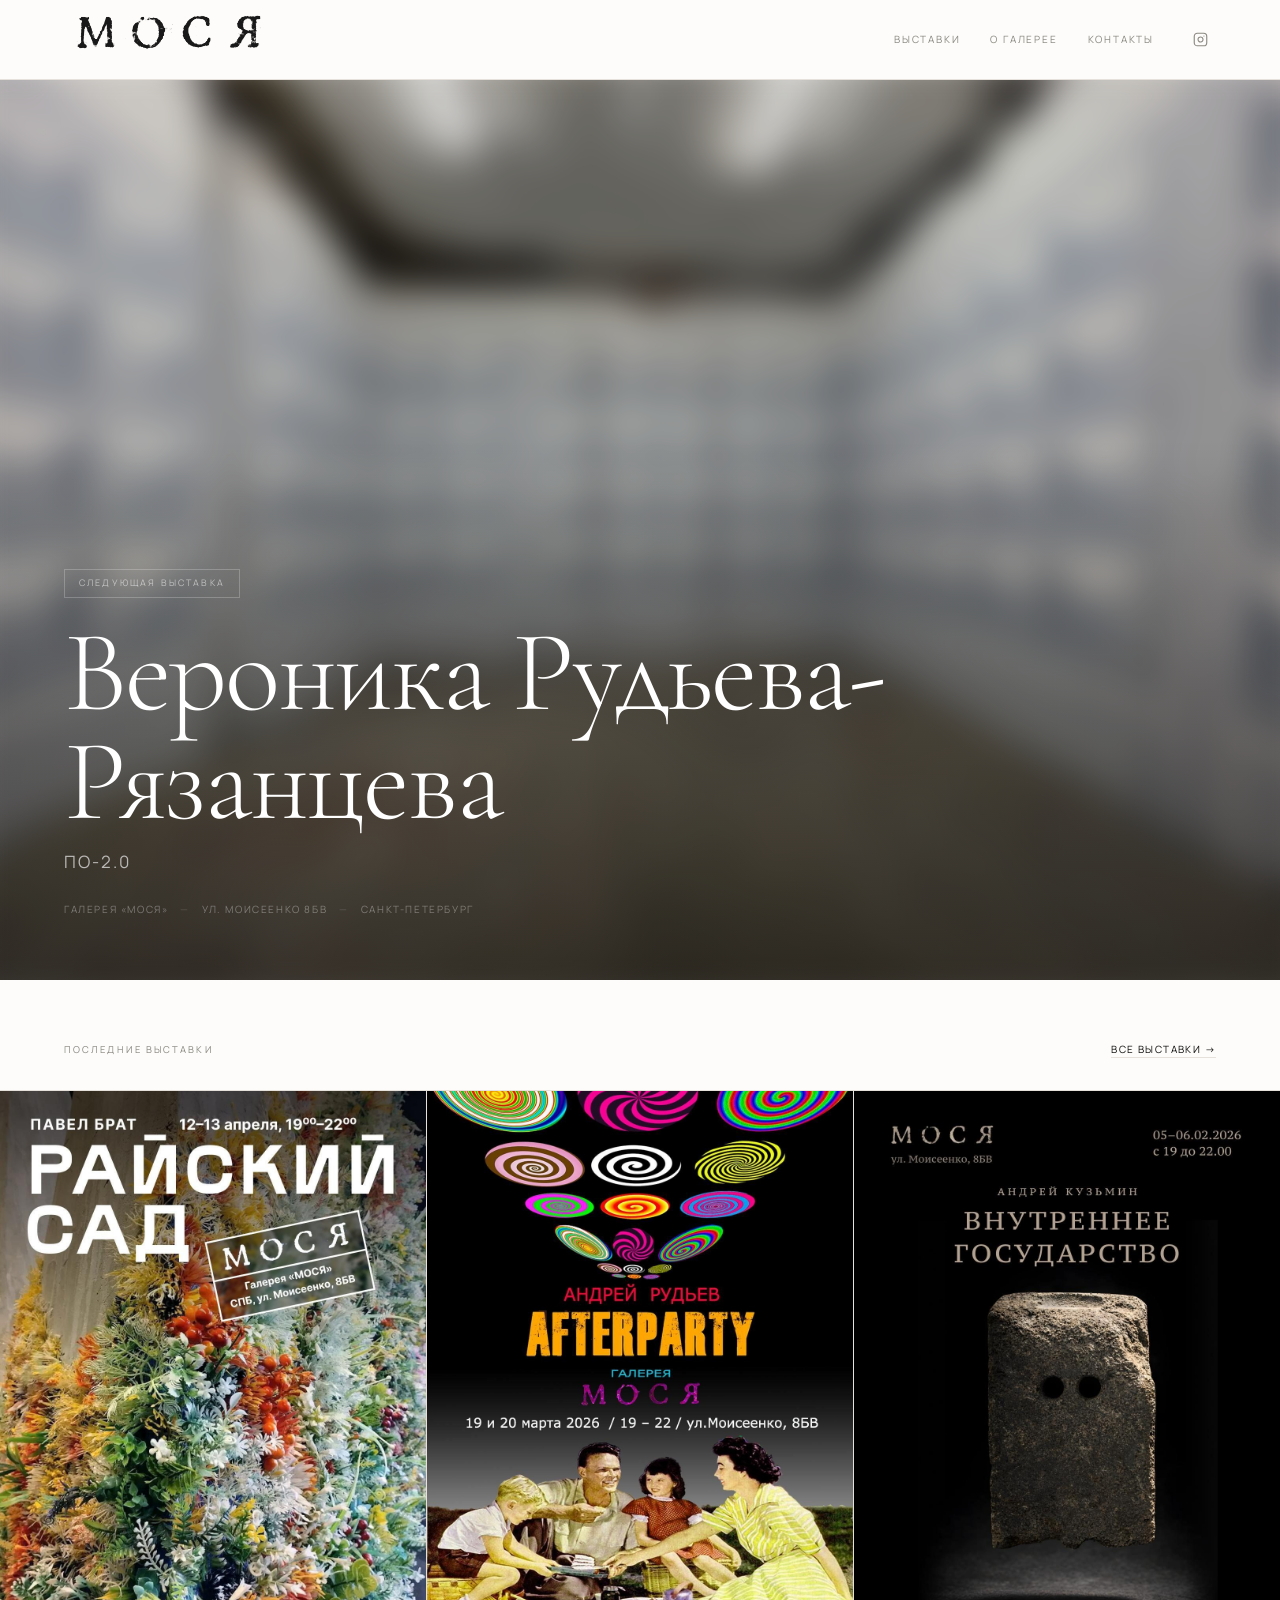
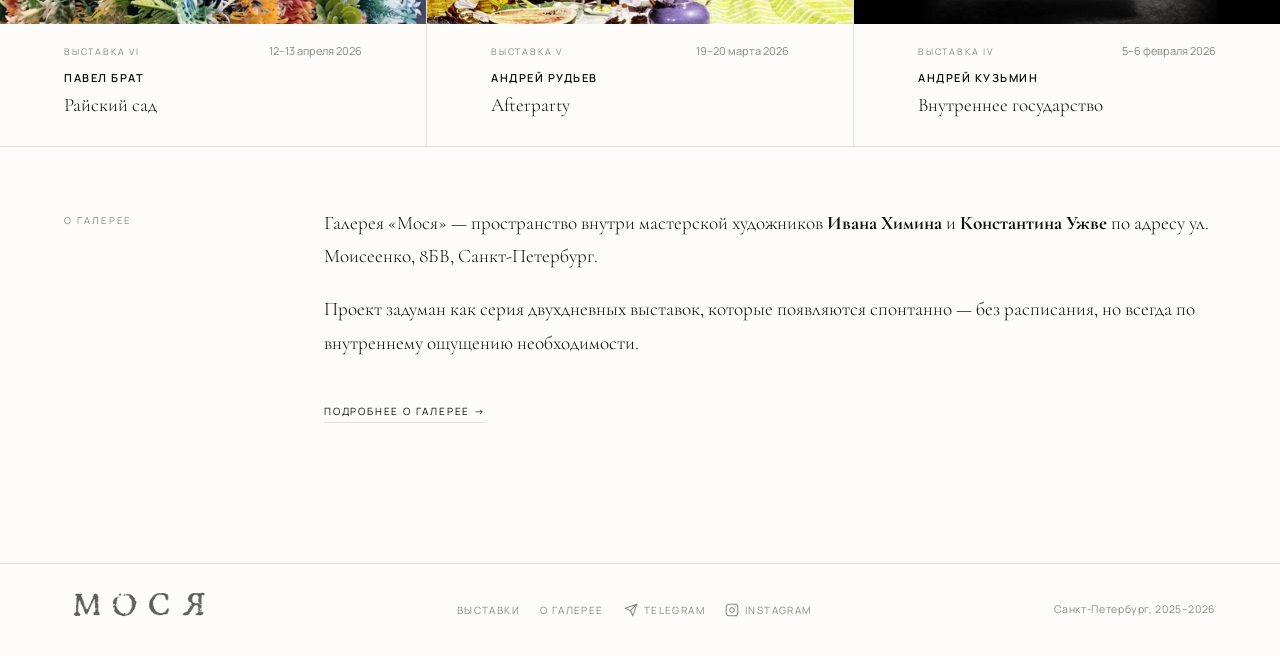
<file: index.html>
<!DOCTYPE html>
<html lang="ru">
<head>
  <meta charset="UTF-8">
  <meta name="viewport" content="width=device-width, initial-scale=1.0">
  <title>Галерея «Мося» — Санкт-Петербург</title>
  <link rel="stylesheet" href="gallery.css">
  <style>
    /* ── Hero ───────────────────────────── */
    .hero {
      position: relative;
      height: 100svh;
      min-height: 560px;
      overflow: hidden;
    }
    .hero-img {
      width: 100%; height: 100%;
      object-fit: cover;
      object-position: center;
      transform: scale(1.04);
      transition: transform 8s ease;
      filter: blur(18px) brightness(0.85);
      transform-origin: center;
    }
    .hero-img.ready { transform: scale(1.06); }
    .hero-overlay {
      position: absolute; inset: 0;
      display: flex; flex-direction: column;
      justify-content: flex-end;
      padding: 0 var(--pad) clamp(40px,7vh,80px);
      background: linear-gradient(
        180deg, transparent 40%, rgba(8,8,7,.55) 100%
      );
    }
    .hero-label {
      display: inline-block;
      font-size: 9px; letter-spacing: .24em; text-transform: uppercase;
      color: rgba(255,255,255,.55);
      border: 1px solid rgba(255,255,255,.22);
      padding: 6px 14px;
      margin-bottom: 20px;
      width: fit-content;
    }
    .hero-artist {
      font-family: var(--serif);
      font-size: clamp(52px, 9vw, 116px);
      font-weight: 300;
      line-height: .95;
      letter-spacing: -.02em;
      color: #fff;
      margin-bottom: 12px;
    }
    .hero-title {
      font-size: clamp(13px,1.6vw,17px);
      letter-spacing: .12em;
      text-transform: uppercase;
      color: rgba(255,255,255,.65);
      margin-bottom: 24px;
    }
    .hero-meta {
      display: flex; gap: 12px; align-items: center;
      font-size: 10px; letter-spacing: .16em; text-transform: uppercase;
      color: rgba(255,255,255,.35);
    }
    .hero-meta span + span::before {
      content: '—';
      margin-right: 12px;
      opacity: .5;
    }

    /* ── Section header ─────────────────── */
    .sec-head {
      padding: 60px var(--pad) 32px;
      display: flex; align-items: baseline;
      justify-content: space-between; gap: 20px;
      border-bottom: 1px solid var(--line);
    }
    .sec-head-right {
      font-size: 11px; color: var(--mid);
    }
    .sec-head-right a {
      font-size: 10px; letter-spacing: .14em; text-transform: uppercase;
      color: var(--fg); border-bottom: 1px solid var(--line);
      padding-bottom: 1px; transition: border-color .2s;
    }
    .sec-head-right a:hover { border-color: var(--fg); }

    /* ── Recent grid ────────────────────── */
    .recent-grid {
      display: grid;
      grid-template-columns: repeat(3, 1fr);
      gap: 1px;
      background: var(--line);
    }
    .recent-grid .ex-card {
      background: var(--bg);
      padding: 0 var(--pad) 0;
    }
    .recent-grid .ex-card-img-wrap { margin: 0 calc(-1 * var(--pad)); }

    @media (max-width: 860px) {
      .recent-grid { grid-template-columns: repeat(2,1fr); }
    }
    @media (max-width: 540px) {
      .recent-grid { grid-template-columns: 1fr; }
    }

    /* ── About strip ────────────────────── */
    .about-strip {
      padding: 60px var(--pad) 60px;
      border-top: 1px solid var(--line);
      display: grid;
      grid-template-columns: 200px 1fr;
      gap: 60px;
      align-items: start;
    }
    @media (max-width: 680px) {
      .about-strip { grid-template-columns: 1fr; gap: 20px; }
    }
    .about-strip p {
      font-family: var(--serif);
      font-size: clamp(17px,1.5vw,21px);
      font-weight: 300;
      line-height: 1.75;
      color: var(--fg);
      margin-bottom: 1em;
    }
    .about-strip p:last-child { margin-bottom: 0; }
    .about-link {
      display: inline-block;
      margin-top: 24px;
      font-size: 10px; letter-spacing: .18em; text-transform: uppercase;
      border-bottom: 1px solid var(--line);
      padding-bottom: 2px;
      transition: border-color .2s;
    }
    .about-link:hover { border-color: var(--fg); }
  </style>
</head>
<body>
<header class="site-header">
  <div class="header-inner">
    <a href="index.html" class="logo-link">
      <img src="images/logo-cropped.png" alt="Галерея Мося" class="site-logo">
    </a>
    <nav class="site-nav">
      <a href="exhibitions.html">Выставки</a>
      <a href="about.html" class="hide-sm">О галерее</a>
      <a href="about.html#contact" class="hide-sm">Контакты</a>
      <a href="https://instagram.com/mosyagallery" target="_blank" rel="noopener" class="nav-icon hide-sm" aria-label="Instagram"><svg width="15" height="15" viewBox="0 0 24 24" fill="none" stroke="currentColor" stroke-width="1.8" stroke-linecap="round" stroke-linejoin="round"><rect x="2" y="2" width="20" height="20" rx="5" ry="5"></rect><path d="M16 11.37A4 4 0 1 1 12.63 8 4 4 0 0 1 16 11.37z"></path><line x1="17.5" y1="6.5" x2="17.51" y2="6.5"></line></svg></a>
    </nav>
  </div>
</header>

<main class="page-body">

  <!-- Hero -->
  <section class="hero">
    <img id="hero-img" src="images/next-show.jpg" alt="" class="hero-img">
    <div class="hero-overlay">
      <div class="hero-label">Следующая выставка</div>
      <h1 class="hero-artist" id="hero-artist"></h1>
      <p class="hero-title"  id="hero-title"></p>
      <div class="hero-meta">
        <span>Галерея «Мося»</span>
        <span>ул. Моисеенко 8БВ</span>
        <span>Санкт-Петербург</span>
      </div>
    </div>
  </section>

  <!-- Recent exhibitions -->
  <div class="sec-head">
    <span class="label">Последние выставки</span>
    <div class="sec-head-right">
      <a href="exhibitions.html">Все выставки →</a>
    </div>
  </div>

  <div class="recent-grid" id="recent-grid"></div>

  <!-- About strip -->
  <div class="about-strip">
    <div>
      <span class="label">О галерее</span>
    </div>
    <div>
      <p>Галерея «Мося» — пространство внутри мастерской художников <strong>Ивана Химина</strong> и <strong>Константина Ужве</strong> по адресу ул. Моисеенко, 8БВ, Санкт-Петербург.</p>
      <p>Проект задуман как серия двухдневных выставок, которые появляются спонтанно — без расписания, но всегда по внутреннему ощущению необходимости.</p>
      <a href="about.html" class="about-link">Подробнее о галерее →</a>
    </div>
  </div>

</main>

<footer class="site-footer">
  <div class="footer-inner">
    <img src="images/logo-cropped.png" alt="Галерея Мося" class="footer-logo">
    <div class="footer-links">
      <a href="exhibitions.html">Выставки</a>
      <a href="about.html">О галерее</a>
      <a href="https://t.me/mosyagallery" target="_blank" rel="noopener"><svg width="14" height="14" viewBox="0 0 24 24" fill="none" stroke="currentColor" stroke-width="1.8" stroke-linecap="round" stroke-linejoin="round"><line x1="22" y1="2" x2="11" y2="13"></line><polygon points="22 2 15 22 11 13 2 9 22 2"></polygon></svg> Telegram</a>
      <a href="https://instagram.com/mosyagallery" target="_blank" rel="noopener"><svg width="14" height="14" viewBox="0 0 24 24" fill="none" stroke="currentColor" stroke-width="1.8" stroke-linecap="round" stroke-linejoin="round"><rect x="2" y="2" width="20" height="20" rx="5" ry="5"></rect><path d="M16 11.37A4 4 0 1 1 12.63 8 4 4 0 0 1 16 11.37z"></path><line x1="17.5" y1="6.5" x2="17.51" y2="6.5"></line></svg> Instagram</a>
    </div>
    <span class="footer-copy">Санкт-Петербург, 2025–2026</span>
  </div>
</footer>

<script src="gallery-data.js"></script>
<script>
  /* Hero */
  document.getElementById('hero-artist').textContent = UPCOMING.artist;
  document.getElementById('hero-title').textContent  = UPCOMING.title;
  var img = document.getElementById('hero-img');
  function onLoad() { img.classList.add('ready'); }
  if (img.complete) onLoad(); else img.addEventListener('load', onLoad);

  /* Recent: show latest 3 */
  var grid = document.getElementById('recent-grid');
  EXHIBITIONS.slice(0, 3).forEach(function(ex) {
    var a = document.createElement('a');
    a.className = 'ex-card';
    a.href = 'exhibition.html?id=' + ex.id;
    a.innerHTML =
      '<div class="ex-card-img-wrap"><img src="' + ex.cover + '" alt="' + ex.title + '" loading="lazy"></div>' +
      '<div class="ex-card-info">' +
        '<div class="ex-card-meta">' +
          '<span class="ex-card-num">Выставка ' + ex.num + '</span>' +
          '<span class="ex-card-dates">' + ex.dates + '</span>' +
        '</div>' +
        '<p class="ex-card-artist">' + ex.artist + '</p>' +
        '<p class="ex-card-title">'  + ex.title  + '</p>' +
      '</div>';
    grid.appendChild(a);
  });
</script>
</body>
</html>
</file>
<file: gallery.css>
@import url('https://fonts.googleapis.com/css2?family=Cormorant+Garamond:ital,wght@0,300;0,400;1,300;1,400&family=Manrope:wght@300;400;600&display=swap');

*, *::before, *::after { box-sizing: border-box; margin: 0; padding: 0; }
html { scroll-behavior: smooth; font-size: 16px; }

:root {
  --bg:   #fdfcfa;
  --fg:   #0d0d0c;
  --mid:  #8a8880;
  --faint:#f3f0ea;
  --line: #e6e2db;
  --serif:'Cormorant Garamond', Georgia, serif;
  --sans: 'Manrope', 'Helvetica Neue', Arial, sans-serif;
  --pad:  clamp(24px, 5vw, 80px);
  --hdr:  80px;
}

body {
  background: var(--bg);
  color: var(--fg);
  font-family: var(--sans);
  font-size: 15px;
  line-height: 1.65;
  -webkit-font-smoothing: antialiased;
}
img  { display: block; max-width: 100%; }
a    { color: inherit; text-decoration: none; }
button { cursor: pointer; background: none; border: none; padding: 0;
         color: inherit; font-family: inherit; }

/* ── Header ───────────────────────────────────── */
.site-header {
  position: fixed;
  top: 0; left: 0; right: 0;
  z-index: 200;
  height: var(--hdr);
  background: var(--bg);
  border-bottom: 1px solid var(--line);
  padding: 0 var(--pad);
  display: flex;
  align-items: center;
}

.header-inner {
  display: flex;
  align-items: center;
  justify-content: space-between;
  width: 100%;
}
.site-logo { height: 56px; width: auto; mix-blend-mode: multiply; }
.logo-link  { display: flex; align-items: center; flex-shrink: 0; }
.logo-link:hover .site-logo { opacity: 0.7; }
.logo-link  { transition: opacity .2s; }

.site-nav {
  display: flex;
  align-items: center;
  gap: 30px;
}
.site-nav a {
  font-size: 10px;
  letter-spacing: .18em;
  text-transform: uppercase;
  color: var(--mid);
  transition: color .2s;
}
.site-nav a:hover,
.site-nav a.active { color: var(--fg); }
.site-nav a.active {
  border-bottom: 1px solid var(--fg);
  padding-bottom: 1px;
}
.nav-tg {
  border: 1px solid var(--line) !important;
  padding: 5px 14px !important;
  color: var(--mid) !important;
  display: flex !important;
  align-items: center !important;
  gap: 7px !important;
  transition: border-color .2s, color .2s !important;
}
.nav-tg:hover { border-color: var(--fg) !important; color: var(--fg) !important; }
.nav-tg.active { border-color: var(--fg) !important; color: var(--fg) !important; }

/* ── Social icon links ────────────────────────── */
.nav-icon {
  display: flex;
  align-items: center;
  justify-content: center;
  color: var(--mid);
  width: 32px; height: 32px;
  transition: color .2s;
}
.nav-icon:hover { color: var(--fg); }

/* footer icons */
.footer-links a {
  display: flex;
  align-items: center;
  gap: 6px;
}
.footer-links svg { flex-shrink: 0; }

@media (max-width: 640px) {
  .site-nav { gap: 16px; }
  .site-nav .hide-sm { display: none; }
}

/* ── Page scaffold ────────────────────────────── */
.page-body { padding-top: var(--hdr); min-height: 100vh; }

/* ── Section labels ───────────────────────────── */
.label {
  font-family: var(--sans);
  font-size: 9.5px;
  font-weight: 400;
  letter-spacing: .22em;
  text-transform: uppercase;
  color: var(--mid);
}

/* ── Exhibition cards ─────────────────────────── */
.ex-card { display: block; cursor: pointer; }
.ex-card-img-wrap {
  position: relative;
  overflow: hidden;
  background: var(--faint);
  aspect-ratio: 4 / 5;
}
.ex-card-img-wrap img {
  width: 100%; height: 100%;
  object-fit: cover;
  transition: transform .7s cubic-bezier(.25,.46,.45,.94);
}
.ex-card:hover .ex-card-img-wrap img { transform: scale(1.04); }

.ex-card-info  { padding: 18px 0 28px; }
.ex-card-meta  {
  display: flex;
  justify-content: space-between;
  align-items: baseline;
  margin-bottom: 9px;
  gap: 12px;
}
.ex-card-num   {
  font-size: 9px;
  letter-spacing: .2em;
  text-transform: uppercase;
  color: var(--mid);
}
.ex-card-dates { font-size: 11px; color: var(--mid); }
.ex-card-artist{
  font-size: 11px; font-weight: 600;
  letter-spacing: .14em; text-transform: uppercase;
  margin-bottom: 5px;
}
.ex-card-title {
  font-family: var(--serif);
  font-size: 19px; font-weight: 300;
  line-height: 1.35;
  color: var(--fg);
}

/* ── Footer ───────────────────────────────────── */
.site-footer {
  border-top: 1px solid var(--line);
  padding: 26px var(--pad);
  margin-top: 80px;
}
.footer-inner {
  display: flex;
  justify-content: space-between;
  align-items: center;
  flex-wrap: wrap;
  gap: 12px;
}
.footer-logo  { height: 40px; opacity: .7; mix-blend-mode: multiply; }
.footer-copy  { font-size: 10.5px; color: var(--mid); letter-spacing: .06em; }
.footer-links { display: flex; gap: 20px; }
.footer-links a {
  font-size: 10px;
  letter-spacing: .14em;
  text-transform: uppercase;
  color: var(--mid);
  transition: color .2s;
}
.footer-links a:hover { color: var(--fg); }

/* ── Divider ──────────────────────────────────── */
.rule { height: 1px; background: var(--line); }

/* ── Lightbox ─────────────────────────────────── */
.lightbox {
  position: fixed; inset: 0;
  background: rgba(253,252,250,.96);
  z-index: 500;
  display: flex; align-items: center; justify-content: center;
  animation: lbFade .18s ease;
}
@keyframes lbFade { from { opacity: 0; } to { opacity: 1; } }
.lightbox-img {
  max-width: 92vw; max-height: 90vh;
  object-fit: contain;
  display: block;
}
.lightbox-close {
  position: absolute; top: 18px; right: 22px;
  font-size: 11px; letter-spacing: .18em; text-transform: uppercase;
  color: var(--mid); cursor: pointer; transition: color .2s;
}
.lightbox-close:hover { color: var(--fg); }
.lightbox-prev, .lightbox-next {
  position: absolute; top: 50%; transform: translateY(-50%);
  font-size: 20px; color: var(--mid); cursor: pointer;
  padding: 20px; transition: color .2s;
  user-select: none;
}
.lightbox-prev:hover, .lightbox-next:hover { color: var(--fg); }
.lightbox-prev { left: 10px; }
.lightbox-next { right: 10px; }
.lightbox-counter {
  position: absolute; bottom: 20px; left: 50%; transform: translateX(-50%);
  font-size: 10px; letter-spacing: .2em; color: var(--mid);
}
</file>
